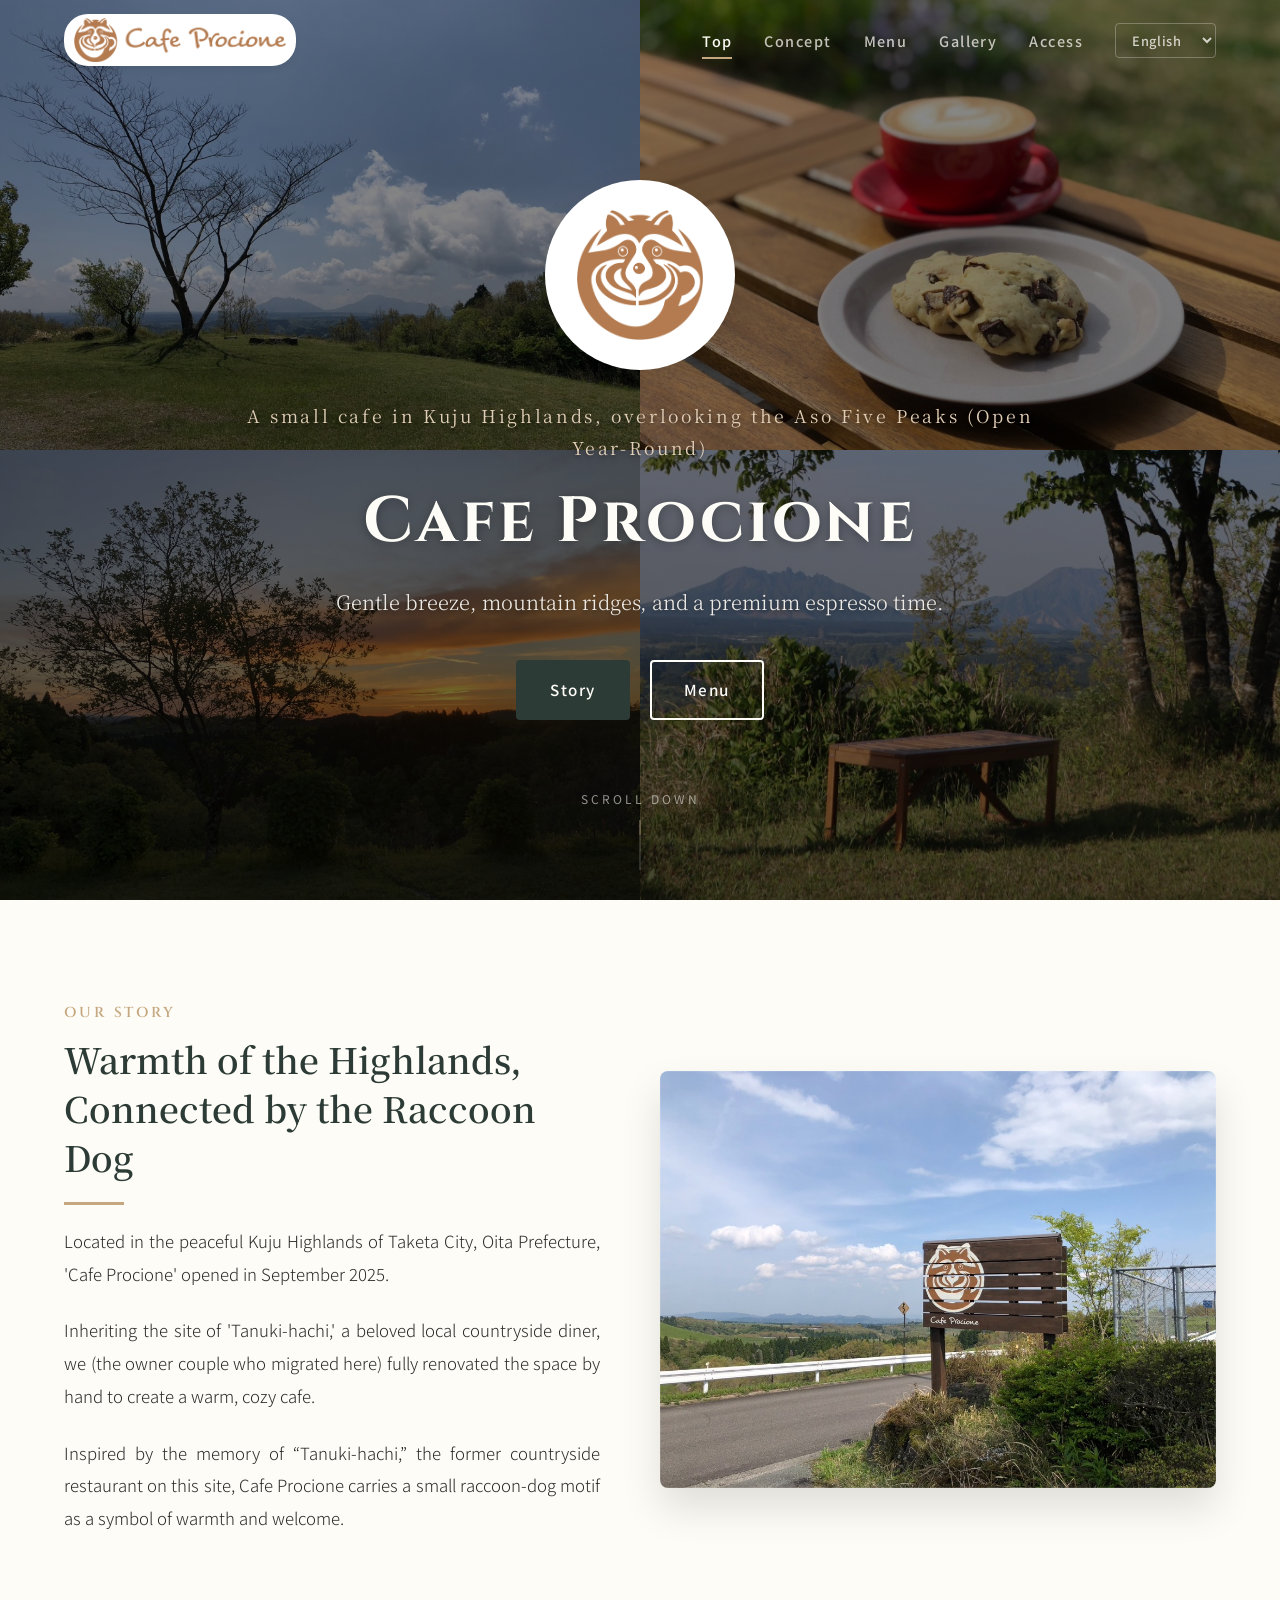
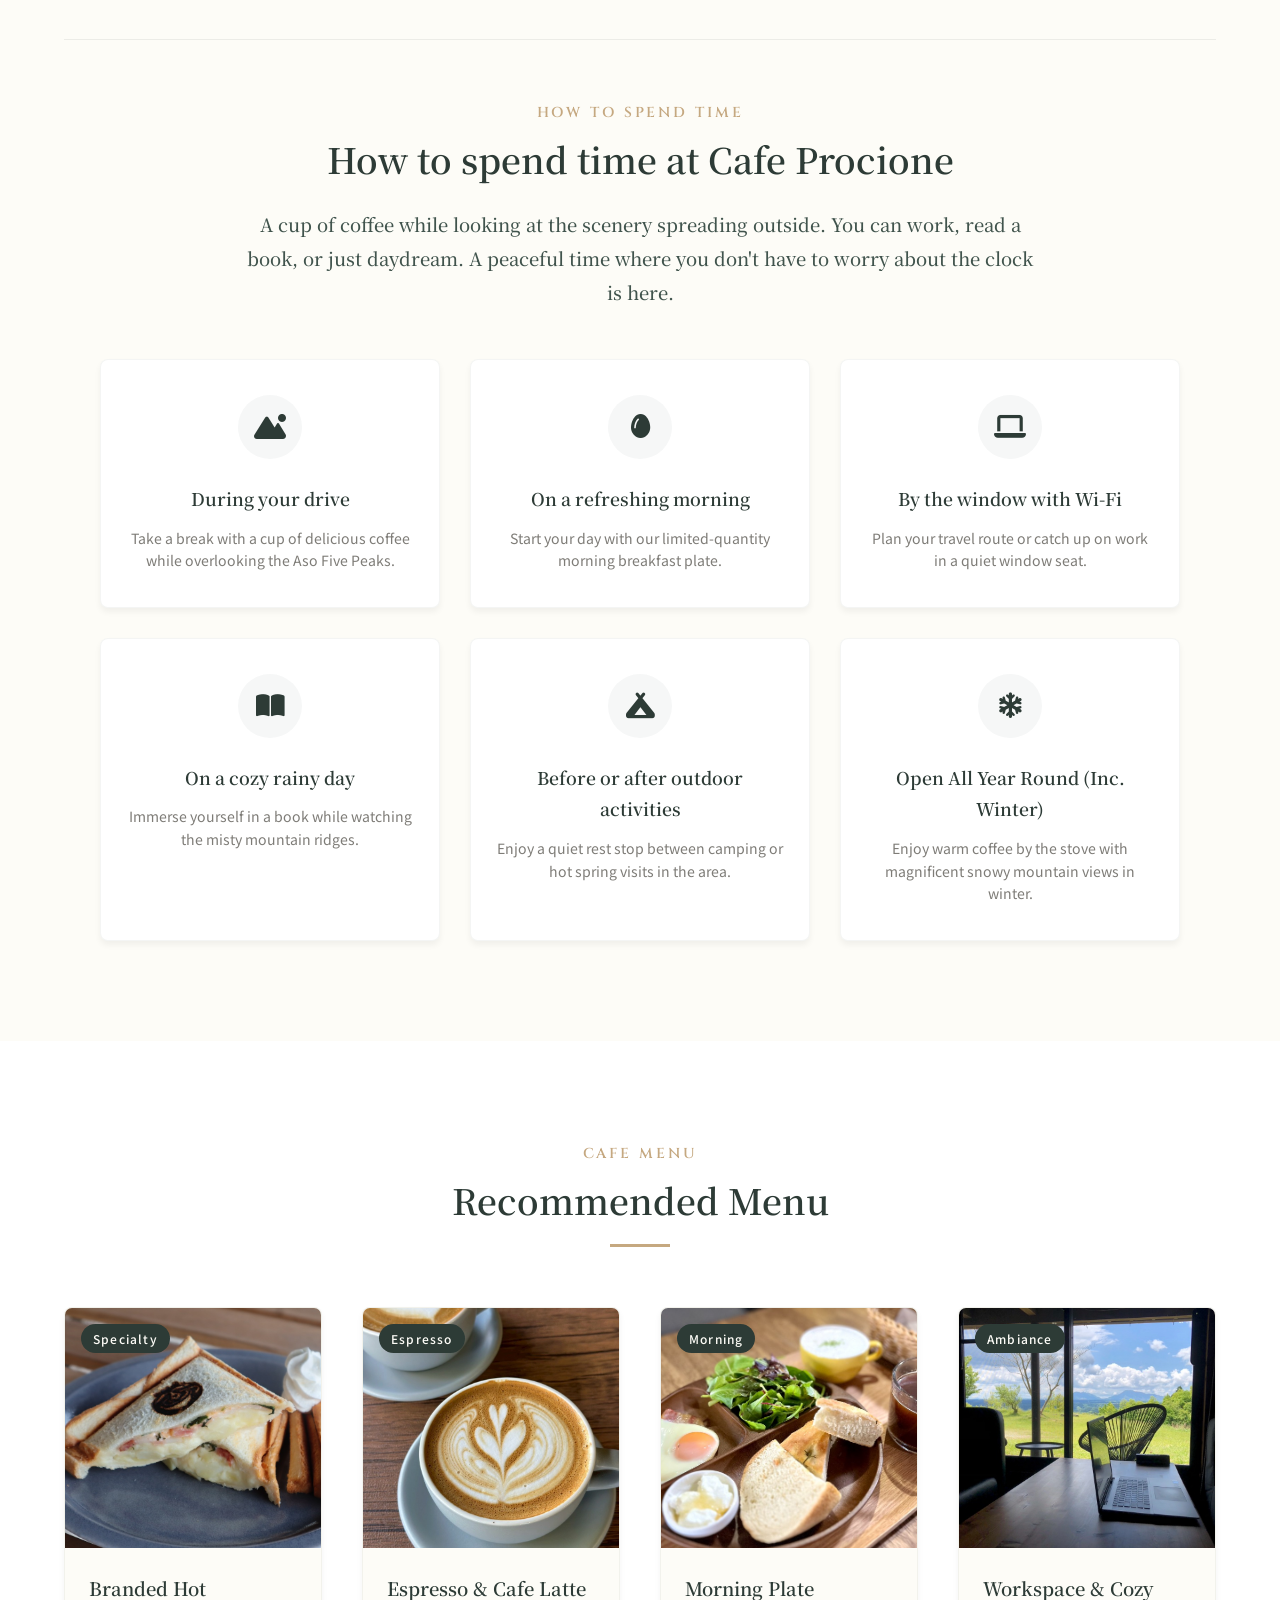
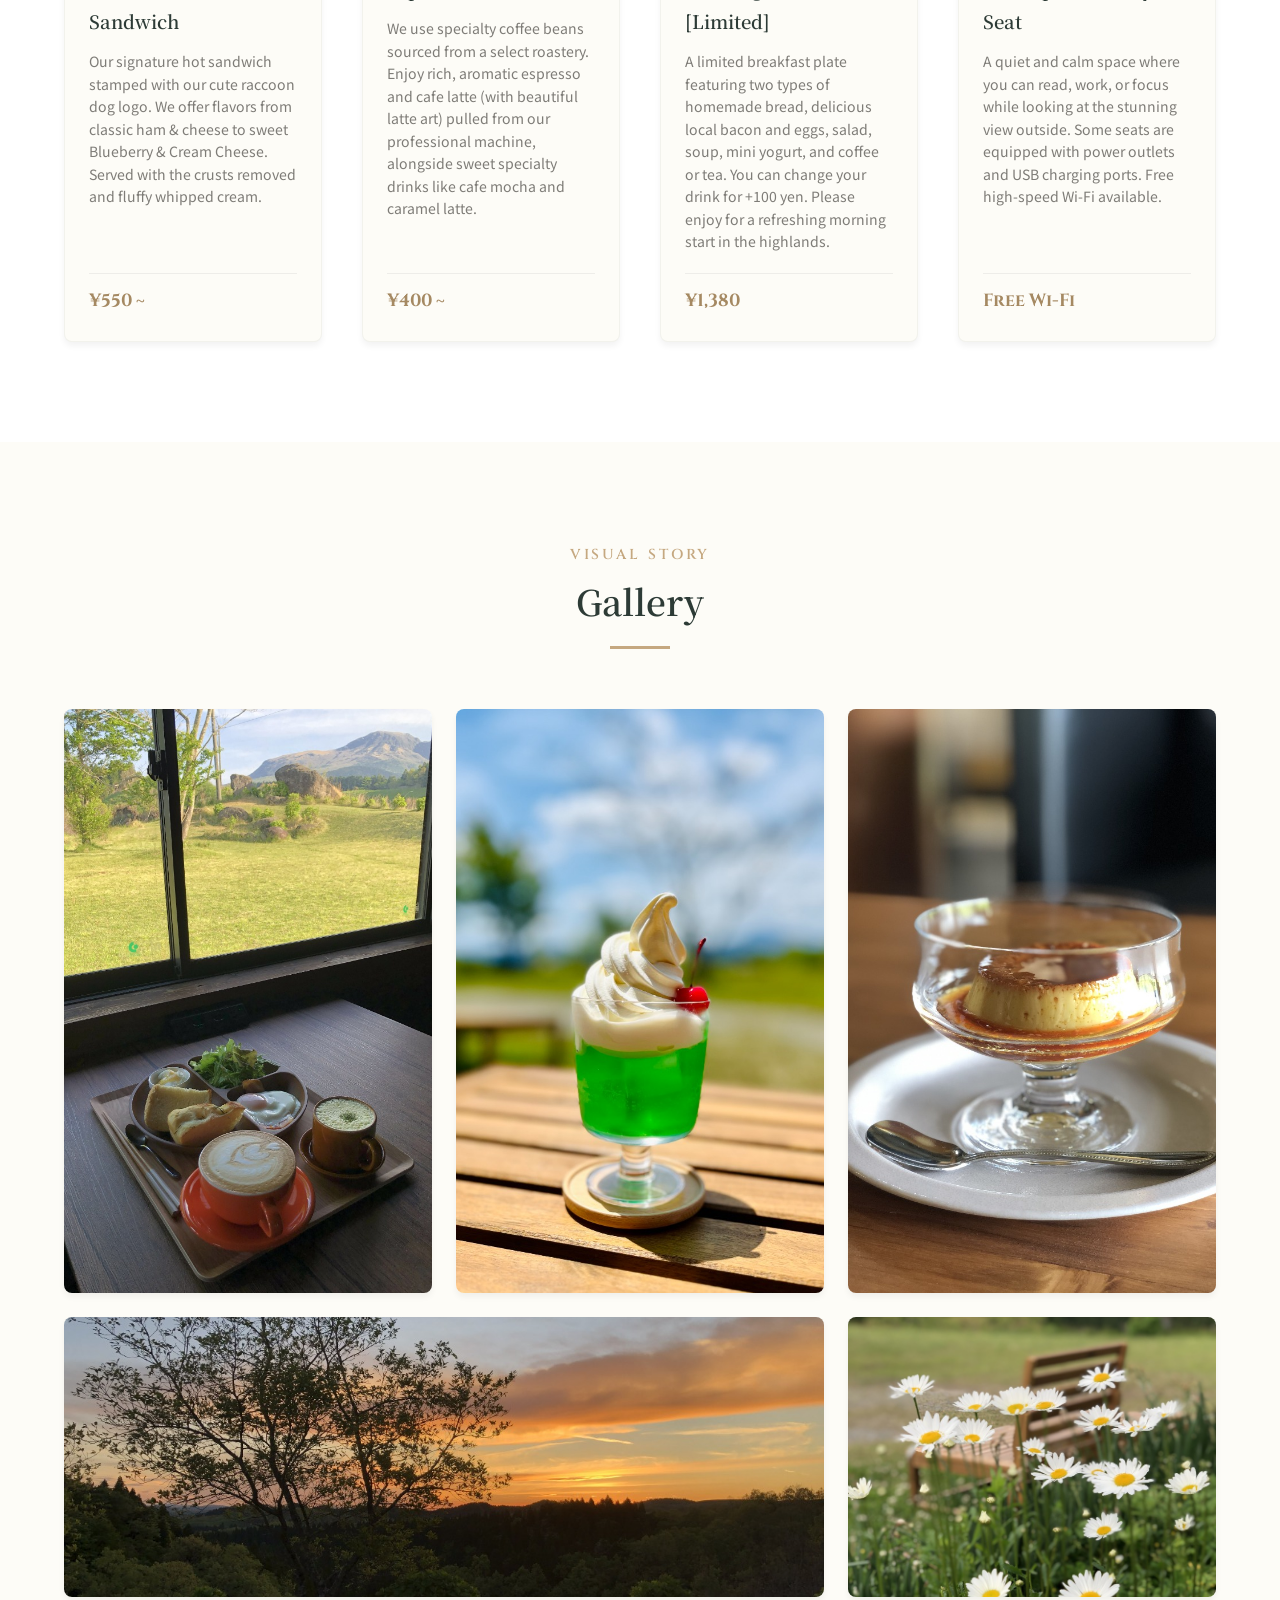
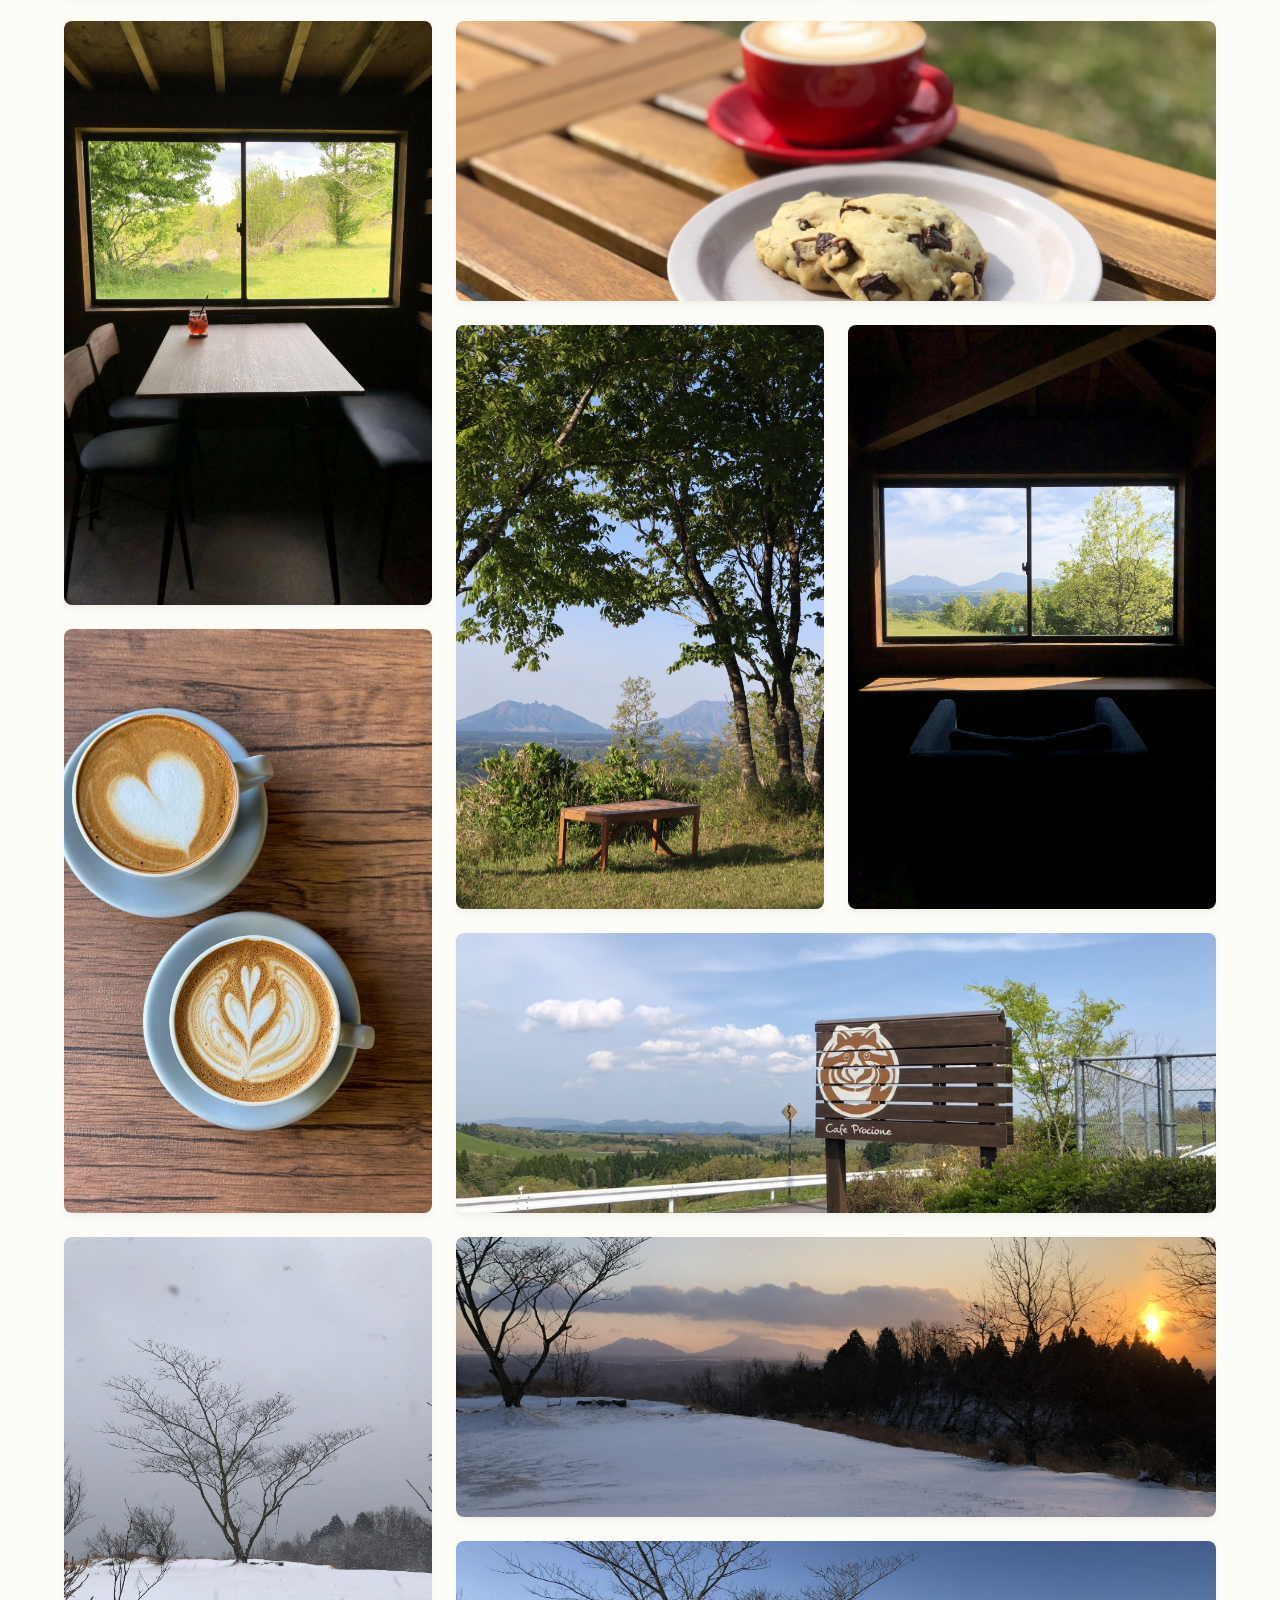
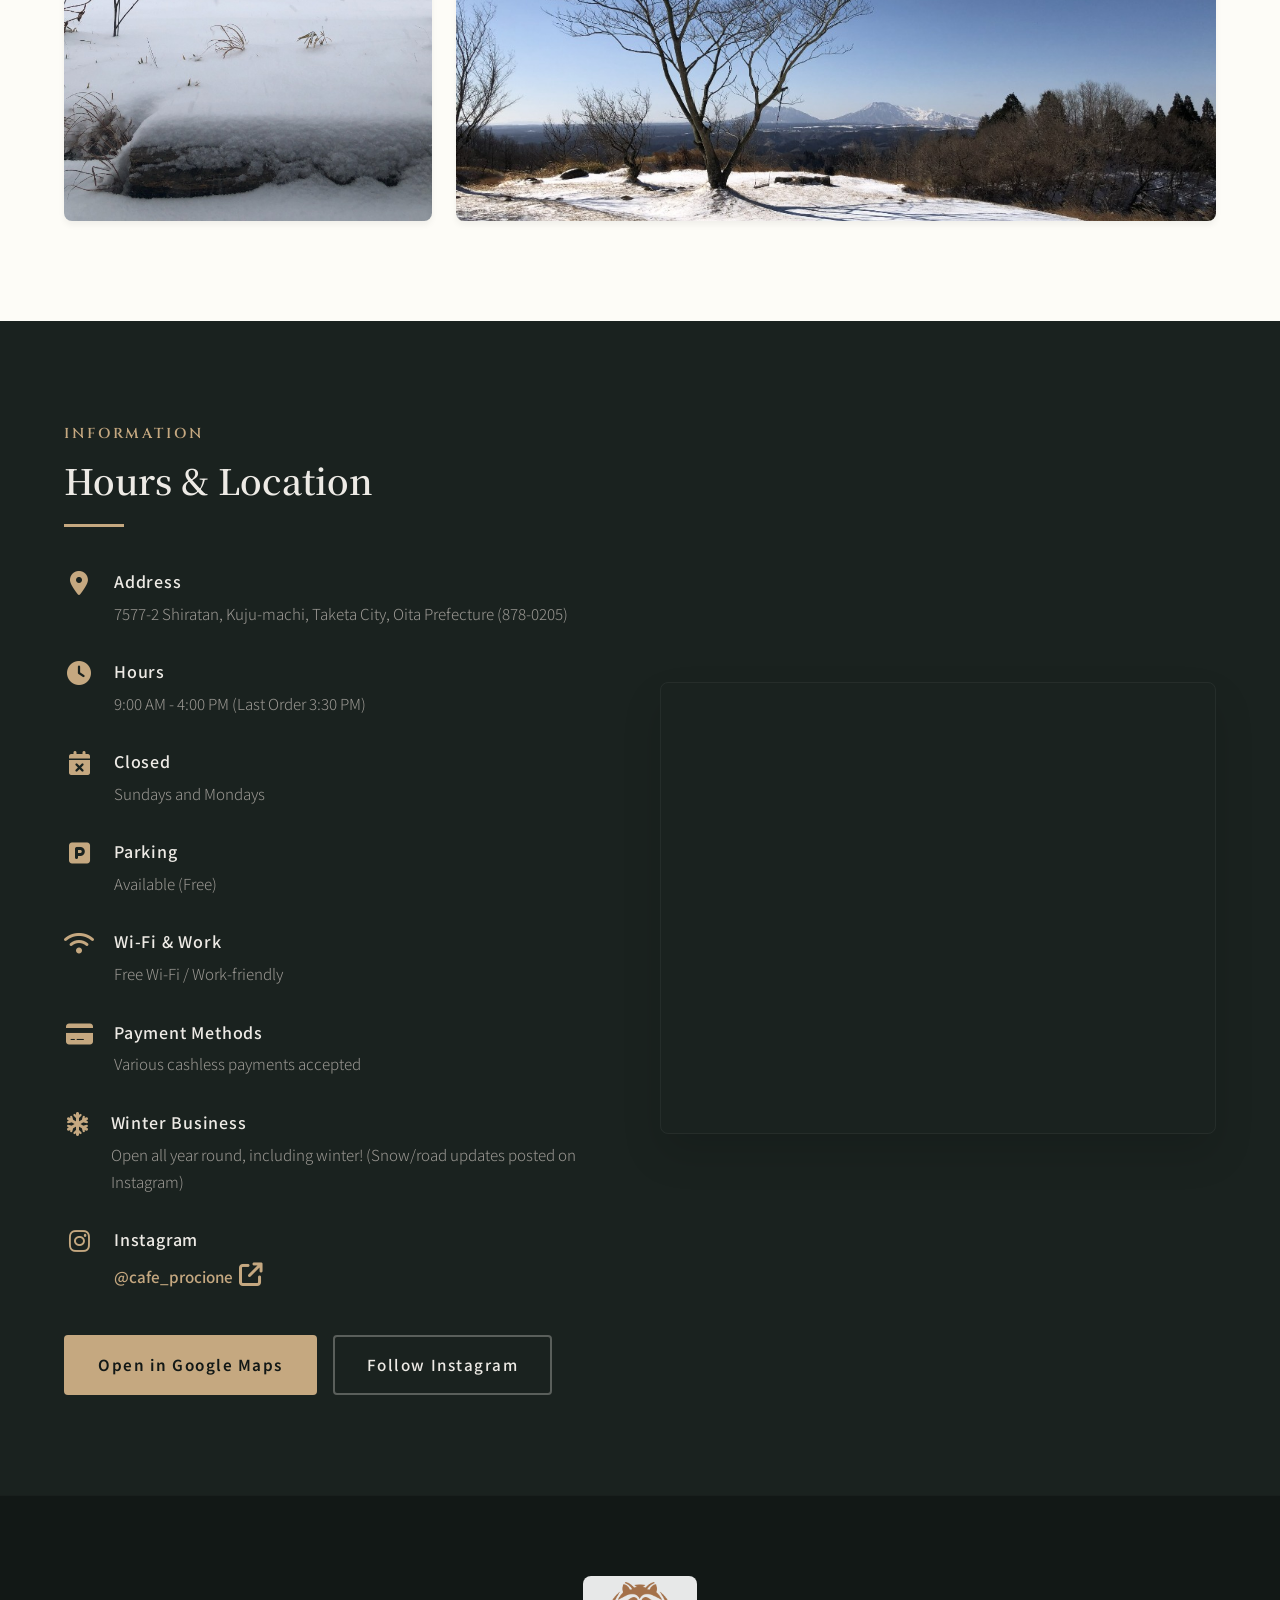
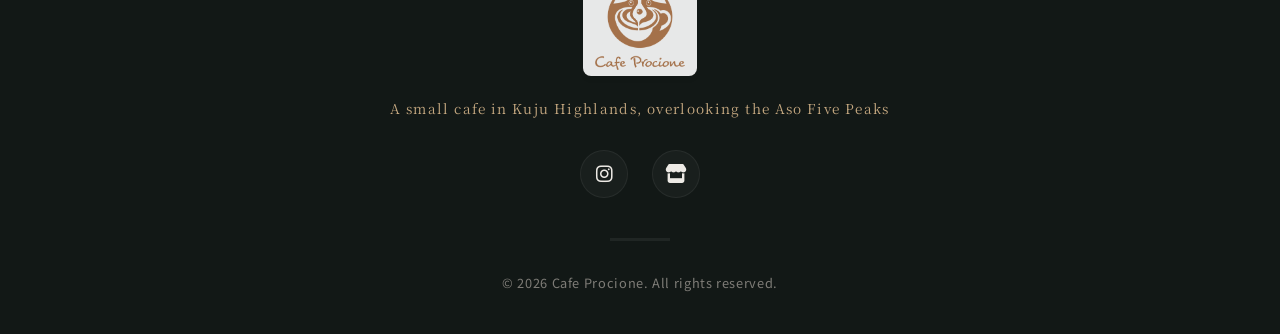
<file: index.html>
<!DOCTYPE html>
<html lang="ja">
<head>
    <meta charset="UTF-8">
    <meta name="viewport" content="width=device-width, initial-scale=1.0">
    <meta name="description" content="大分県竹田市久住高原にある『Cafe Procione（カフェ プロチオーネ）』。阿蘇五岳を望むのどかな絶景の中、DIYでリノベーションした温かい空間で、たぬき印のホットサンドやラテアート、エスプレッソドリンクをお楽しみください。">
    <meta property="og:title" content="Cafe Procione | 久住高原ののどかな絶景カフェ">
    <meta property="og:description" content="阿蘇五岳を望む絶景と、たぬき印のホットサンド。DIYで作り上げた温もりあふれる高原の小さなカフェ。">
    <meta property="og:image" content="https://glampspottokuju.github.io/cafe-procione/assets/view.jpg">
    <meta property="og:type" content="website">
    <title>Cafe Procione (カフェ プロチオーネ) | 久住高原の絶景カフェ</title>
    <link rel="icon" type="image/png" href="assets/logo_icon.png">
    
    <!-- Google Fonts -->
    <link rel="preconnect" href="https://fonts.googleapis.com">
    <link rel="preconnect" href="https://fonts.gstatic.com" crossorigin>
    <link href="https://fonts.googleapis.com/css2?family=Cinzel:wght@400;600;700&family=Noto+Sans+JP:wght@300;400;500;700&family=Noto+Serif+JP:wght@400;600&display=swap" rel="stylesheet">
    
    <!-- FontAwesome for Icons -->
    <link rel="stylesheet" href="https://cdnjs.cloudflare.com/ajax/libs/font-awesome/6.4.0/css/all.min.css">
    
    <!-- Custom CSS -->
    <link rel="stylesheet" href="style.css">

    <!-- Schema.org Structured Data (JSON-LD) for Local Business / Cafe -->
    <script type="application/ld+json">
    {
      "@context": "https://schema.org",
      "@type": "CafeOrCoffeeShop",
      "name": "Cafe Procione",
      "alternateName": "カフェ プロチオーネ",
      "image": [
        "https://glampspottokuju.github.io/cafe-procione/assets/view.jpg",
        "https://glampspottokuju.github.io/cafe-procione/assets/winter_view.jpg",
        "https://glampspottokuju.github.io/cafe-procione/assets/sandwich.jpg"
      ],
      "@id": "https://glampspottokuju.github.io/cafe-procione/",
      "url": "https://glampspottokuju.github.io/cafe-procione/",
      "address": {
        "@type": "PostalAddress",
        "streetAddress": "久住町大字白丹7577-2",
        "addressLocality": "竹田市",
        "addressRegion": "大分県",
        "postalCode": "878-0205",
        "addressCountry": "JP"
      },
      "geo": {
        "@type": "GeoCoordinates",
        "latitude": 33.01359,
        "longitude": 131.226877
      },
      "openingHoursSpecification": [
        {
          "@type": "OpeningHoursSpecification",
          "dayOfWeek": [
            "Tuesday",
            "Wednesday",
            "Thursday",
            "Friday",
            "Saturday"
          ],
          "opens": "09:00",
          "closes": "16:00"
        }
      ],
      "servesCuisine": [
        "Coffee",
        "Hot Sandwich",
        "Breakfast",
        "Dessert"
      ],
      "priceRange": "¥500 - ¥1500",
      "paymentAccepted": "Cashless, Credit Card",
      "sameAs": [
        "https://www.instagram.com/cafe_procione/"
      ],
      "description": "大分県竹田市久住高原にある絶景カフェ。阿蘇五岳を望むのどかなロケーションで、たぬき印のホットサンドやラテアート、スペシャルティコーヒー、モーニングプレートをお楽しみいただけます。冬も休まず通年営業中。"
    }
    </script>
</head>
<body>

    <!-- Sticky Navigation Header -->
    <header id="site-header" class="site-header">
        <div class="header-container">
            <a href="#" class="logo" id="nav-logo">
                <img src="assets/logo_horizontal.png" alt="Cafe Procione" class="logo-img">
            </a>
            
            <button class="nav-toggle" id="nav-toggle" aria-label="メニューを開く">
                <span class="hamburger"></span>
            </button>
            
            <nav class="nav-menu" id="nav-menu">
                <ul>
                    <li><a href="#hero" class="nav-link" id="link-hero" data-i18n="nav-top">Top</a></li>
                    <li><a href="#concept" class="nav-link" id="link-concept" data-i18n="nav-concept">Concept</a></li>
                    <li><a href="#menu" class="nav-link" id="link-menu" data-i18n="nav-menu">Menu</a></li>
                    <li><a href="#gallery" class="nav-link" id="link-gallery" data-i18n="nav-gallery">Gallery</a></li>
                    <li><a href="#access" class="nav-link" id="link-access" data-i18n="nav-access">Access</a></li>
                    <li class="lang-select-wrapper">
                        <select id="lang-select" class="lang-select" aria-label="Language">
                            <option value="ja">日本語</option>
                            <option value="en">English</option>
                            <option value="zh">简体中文</option>
                            <option value="ko">한국어</option>
                        </select>
                    </li>
                </ul>
            </nav>
        </div>
    </header>

    <main>
        <!-- Hero Banner Section -->
        <section id="hero" class="hero-section">
            <div class="hero-bg">
                <div class="hero-bg-panel" style="background-image: url('assets/view.jpg');"></div>
                <div class="hero-bg-panel" style="background-image: url('assets/latte_cookies.jpg');"></div>
                <div class="hero-bg-panel" style="background-image: url('assets/sunset.jpg');"></div>
                <div class="hero-bg-panel" style="background-image: url('assets/bench.jpg'); background-position: center 98%;"></div>
            </div>
            <div class="hero-content">
                <div class="hero-logo-container scroll-reveal">
                    <img src="assets/logo_icon.png" alt="Cafe Procione Icon" class="hero-logo-img">
                </div>
                <p class="hero-subtitle scroll-reveal" data-i18n="hero-subtitle">阿蘇五岳を望む、久住高原の小さなカフェ（冬も通年営業中）</p>
                <h1 class="hero-title scroll-reveal">Cafe Procione</h1>
                <p class="hero-tagline scroll-reveal" data-i18n="hero-tagline">穏やかな風と山々の稜線、エスプレッソが薫る贅沢な時間。</p>
                <div class="hero-actions scroll-reveal">
                    <a href="#concept" class="btn btn-primary" id="btn-discover" data-i18n="hero-btn-story">Story</a>
                    <a href="#menu" class="btn btn-secondary" id="btn-viewmenu" data-i18n="hero-btn-menu">Menu</a>
                </div>
            </div>
            <div class="scroll-down">
                <span data-i18n="hero-scroll">Scroll Down</span>
                <div class="arrow"></div>
            </div>
        </section>

        <!-- Concept Section -->
        <section id="concept" class="concept-section section-padding">
            <div class="container">
                <div class="grid grid-2col items-center">
                    <div class="concept-text scroll-reveal">
                        <span class="section-subtitle" data-i18n="concept-subtitle">Our Story</span>
                        <h2 class="section-title" data-i18n="concept-title">たぬきが繋ぐ、高原の温もり</h2>
                        <div class="divider"></div>
                        <p class="concept-desc" data-i18n="concept-desc-1">
                            大分県竹田市久住町ののどかな高原に佇む「Cafe Procione（カフェ プロチオーネ）」は、2025年9月にオープンしました。
                        </p>
                        <p class="concept-desc" data-i18n="concept-desc-2">
                            かつてこの場所で愛されていた田舎料理店「たぬき八」の跡地を受け継ぎ、移住してきた私たちオーナー夫婦が自らの手でDIYリノベーションを行って、温もりあふれるカフェへと生まれ変わりました。
                        </p>
                        <p class="concept-desc" data-i18n="concept-desc-3">
                            イタリア語で「たぬき」を意味する「プロチオーネ」。かつての記憶に敬意を払いながら、訪れる人々が久住の壮大な自然に包まれて、ゆったりとした時間を過ごせる場所でありたいと願っています。
                        </p>
                    </div>
                    <div class="concept-image scroll-reveal">
                        <div class="image-wrapper">
                            <img src="assets/sign.jpg" alt="Cafe Procione 木製看板" class="img-responsive image-zoom-effect" loading="lazy">
                        </div>
                    </div>
                </div>
                
                <!-- Concept Features: How to Spend Time -->
                <div class="concept-features scroll-reveal">
                    <div class="features-intro text-center">
                        <span class="section-subtitle" data-i18n="features-subtitle">How to Spend Time</span>
                        <h3 class="section-title" data-i18n="features-title">Cafe Procione での過ごし方</h3>
                        <p class="features-lead" data-i18n="features-lead">
                            窓の外に広がる景色を眺めながら、コーヒーを一杯。仕事の続きをしてもいい、本を読んでもいい、ただぼんやりしていてもいい。時計を気にしなくていい時間が、ここにはあります。
                        </p>
                    </div>
                    
                    <div class="features-grid">
                        <div class="feature-item">
                            <div class="feature-icon-wrapper">
                                <i class="fa-solid fa-mountain-sun"></i>
                            </div>
                            <h4 data-i18n="feature-item-title-1">ドライブの途中に</h4>
                            <p data-i18n="feature-item-desc-1">阿蘇五岳を眺めながら、美味しいコーヒーを一杯。</p>
                        </div>
                        <div class="feature-item">
                            <div class="feature-icon-wrapper">
                                <i class="fa-solid fa-egg"></i>
                            </div>
                            <h4 data-i18n="feature-item-title-2">高原の爽やかな朝に</h4>
                            <p data-i18n="feature-item-desc-2">数量限定のモーニングプレートで贅沢な一日のスタート。</p>
                        </div>
                        <div class="feature-item">
                            <div class="feature-icon-wrapper">
                                <i class="fa-solid fa-laptop"></i>
                            </div>
                            <h4 data-i18n="feature-item-title-3">Wi-Fi完備の窓際席で</h4>
                            <p data-i18n="feature-item-desc-3">旅の計画をじっくり立てたり、お仕事の続きに集中したり。</p>
                        </div>
                        <div class="feature-item">
                            <div class="feature-icon-wrapper">
                                <i class="fa-solid fa-book-open"></i>
                            </div>
                            <h4 data-i18n="feature-item-title-4">雨のしっとりした日に</h4>
                            <p data-i18n="feature-item-desc-4">煙る山々の稜線を眺めながら、本の世界に没頭する読書時間。</p>
                        </div>
                        <div class="feature-item">
                            <div class="feature-icon-wrapper">
                                <i class="fa-solid fa-campground"></i>
                            </div>
                            <h4 data-i18n="feature-item-title-5">アウトドアの合間に</h4>
                            <p data-i18n="feature-item-desc-5">近隣でのキャンプや温泉の前後、のんびりと静かな休憩時間を。</p>
                        </div>
                        <div class="feature-item">
                            <div class="feature-icon-wrapper">
                                <i class="fa-solid fa-snowflake"></i>
                            </div>
                            <h4 data-i18n="feature-item-title-6">冬も休まず通年営業</h4>
                            <p data-i18n="feature-item-desc-6">薪ストーブの温もりと、一面の白銀世界を楽しむ冬の絶景ドライブに。</p>
                        </div>
                    </div>
                </div>
            </div>
        </section>

        <!-- Menu Section -->
        <section id="menu" class="menu-section section-padding bg-light">
            <div class="container">
                <div class="section-header text-center scroll-reveal">
                    <span class="section-subtitle" data-i18n="menu-subtitle">Cafe Menu</span>
                    <h2 class="section-title" data-i18n="menu-title">おすすめメニュー</h2>
                    <div class="divider center"></div>
                </div>
                
                <div class="grid grid-4col">
                    <!-- Menu Item 1: Hot Sandwich -->
                    <div class="menu-card scroll-reveal">
                        <div class="menu-img-wrapper">
                            <img src="assets/sandwich.jpg" alt="たぬき印のホットサンド" class="menu-img" loading="lazy">
                            <span class="menu-tag" data-i18n="menu-tag-1">看板メニュー</span>
                        </div>
                        <div class="menu-info">
                            <h3 class="menu-item-title" data-i18n="menu-item-title-1">たぬき印のホットサンド</h3>
                            <p class="menu-item-desc" data-i18n="menu-item-desc-1">可愛い「たぬき」の焼き印が押された当店自慢のホットサンド。定番のハム＆チーズから甘めのブルーベリー＆クリームチーズまでご用意。耳は落として、ふんわりホイップを添えて提供しています。</p>
                            <span class="menu-item-price" data-i18n="menu-item-price-1">¥550 〜</span>
                        </div>
                    </div>
                    
                    <!-- Menu Item 2: Espresso & Latte -->
                    <div class="menu-card scroll-reveal">
                        <div class="menu-img-wrapper">
                            <img src="assets/espresso_latte.jpg" alt="エスプレッソとカフェラテ" class="menu-img" loading="lazy">
                            <span class="menu-tag" data-i18n="menu-tag-2">Espresso</span>
                        </div>
                        <div class="menu-info">
                            <h3 class="menu-item-title" data-i18n="menu-item-title-2">エスプレッソ & カフェラテ</h3>
                            <p class="menu-item-desc" data-i18n="menu-item-desc-2">こだわりの焙煎所から仕入れたスペシャルティコーヒーを使用。専用のマシンで丁寧に抽出した薫り高いエスプレッソとカフェラテ（ラテアート）に加え、カフェモカやキャラメルラテなどの甘めのアレンジドリンクもお楽しみいただけます。</p>
                            <span class="menu-item-price" data-i18n="menu-item-price-2">¥400 〜</span>
                        </div>
                    </div>
                    
                    <!-- Menu Item 3: Morning Plate -->
                    <div class="menu-card scroll-reveal">
                        <div class="menu-img-wrapper">
                            <img src="assets/breakfast.jpg" alt="数量限定モーニングプレート" class="menu-img" loading="lazy">
                            <span class="menu-tag" data-i18n="menu-tag-3">Morning</span>
                        </div>
                        <div class="menu-info">
                            <h3 class="menu-item-title" data-i18n="menu-item-title-3">モーニングプレート [数量限定]</h3>
                            <p class="menu-item-desc" data-i18n="menu-item-desc-3">自家製パン2種、地元産の卵とベーコンの絶品ベーコンエッグ、サラダ、スープ、ミニヨーグルトに、コーヒーまたは紅茶が付いた数量限定モーニングプレート。ドリンクは+100円でご変更いただけます。高原での心地よい朝活にぜひどうぞ。</p>
                            <span class="menu-item-price" data-i18n="menu-item-price-3">¥1,380</span>
                        </div>
                    </div>
                    
                    <!-- Menu Item 4: Ambiance -->
                    <div class="menu-card scroll-reveal">
                        <div class="menu-img-wrapper">
                            <img src="assets/workspace.jpg" alt="カフェ時間・ノマド利用" class="menu-img" loading="lazy">
                            <span class="menu-tag" data-i18n="menu-tag-4">Ambiance</span>
                        </div>
                        <div class="menu-info">
                            <h3 class="menu-item-title" data-i18n="menu-item-title-4">カフェ時間・ノマド利用</h3>
                            <p class="menu-item-desc" data-i18n="menu-item-desc-4">窓からの絶景を眺めながら、読書やお仕事に集中できる落ち着いた空間です。一部の座席には電源・USB充電ポートも完備。美味しいドリンクとともに、クリエイティブな時間をお過ごしください。</p>
                            <span class="menu-item-price" data-i18n="menu-item-price-4">Free Wi-Fi</span>
                        </div>
                    </div>
                </div>
            </div>
        </section>

        <!-- Gallery Section -->
        <section id="gallery" class="gallery-section section-padding">
            <div class="container">
                <div class="section-header text-center scroll-reveal">
                    <span class="section-subtitle" data-i18n="gallery-subtitle">Visual Story</span>
                    <h2 class="section-title" data-i18n="gallery-title">ギャラリー</h2>
                    <div class="divider center"></div>
                </div>
                
                <div class="gallery-grid scroll-reveal">
                    <!-- Gallery Item 1 -->
                    <div class="gallery-item size-large">
                        <img src="assets/window_morning.jpg" alt="朝の光と高原の朝食" loading="lazy">
                        <div class="gallery-overlay">
                            <div class="gallery-text">
                                <h4 data-i18n="gallery-item-title-1">朝の光と高原の朝食</h4>
                                <p data-i18n="gallery-item-desc-1">窓辺で味わう自家製のモーニングプレートとあたたかいカフェラテ</p>
                            </div>
                        </div>
                    </div>
                    
                    <!-- Gallery Item 2 -->
                    <div class="gallery-item size-large">
                        <img src="assets/soda.jpg" alt="メロンソーダフロート" loading="lazy">
                        <div class="gallery-overlay">
                            <div class="gallery-text">
                                <h4 data-i18n="gallery-item-title-2">メロンソーダフロート</h4>
                                <p data-i18n="gallery-item-desc-2">青空に映える、爽快なメロンソーダと冷たいソフトクリーム</p>
                            </div>
                        </div>
                    </div>
                    
                    <!-- Gallery Item 3 -->
                    <div class="gallery-item size-large">
                        <img src="assets/pudding.jpg" alt="自家製プリン" loading="lazy">
                        <div class="gallery-overlay">
                            <div class="gallery-text">
                                <h4 data-i18n="gallery-item-title-3">自家製プリン [本日のメニュー]</h4>
                                <p data-i18n="gallery-item-desc-3">地元・久住産の卵のコクとほろ苦いカラメルソースが絶妙な、不定期出現の「本日のメニュー」自家製プリン。</p>
                            </div>
                        </div>
                    </div>
                    
                    <!-- Gallery Item 4 -->
                    <div class="gallery-item size-wide">
                        <img src="assets/sunset.jpg" alt="夕暮れの久住高原" loading="lazy">
                        <div class="gallery-overlay">
                            <div class="gallery-text">
                                <h4 data-i18n="gallery-item-title-4">夕暮れの久住高原</h4>
                                <p data-i18n="gallery-item-desc-4">阿蘇五岳の彼方に沈む夕日と、黄金色に染まる草原の一本の木</p>
                            </div>
                        </div>
                    </div>
                    
                    <!-- Gallery Item 6 -->
                    <div class="gallery-item">
                        <img src="assets/flowers.jpg" alt="野の花とテラスベンチ" loading="lazy">
                        <div class="gallery-overlay">
                            <div class="gallery-text">
                                <h4 data-i18n="gallery-item-title-6">野の花とテラスベンチ</h4>
                                <p data-i18n="gallery-item-desc-6">庭に咲く真っ白なマーガレットと、心地よい風が通り抜けるベンチ</p>
                            </div>
                        </div>
                    </div>
                    
                    <!-- Gallery Item 7 -->
                    <div class="gallery-item size-large">
                        <img src="assets/icetea.jpg" alt="窓辺の特等席" loading="lazy">
                        <div class="gallery-overlay">
                            <div class="gallery-text">
                                <h4 data-i18n="gallery-item-title-7">窓辺の特等席</h4>
                                <p data-i18n="gallery-item-desc-7">木漏れ日が差し込む窓辺で、爽やかなベリーソーダを楽しむひととき</p>
                            </div>
                        </div>
                    </div>
                    
                    <!-- Gallery Item 8 -->
                    <div class="gallery-item size-wide">
                        <img src="assets/latte_cookies.jpg" alt="珈琲時間" loading="lazy">
                        <div class="gallery-overlay">
                            <div class="gallery-text">
                                <h4 data-i18n="gallery-item-title-8">珈琲時間 & 本日のクッキー</h4>
                                <p data-i18n="gallery-item-desc-8">美しいラテアートと、不定期出現の「本日のメニュー」自家製チョコチャンククッキー。</p>
                            </div>
                        </div>
                    </div>
                    
                    <!-- Gallery Item 9 -->
                    <div class="gallery-item size-large">
                        <img src="assets/bench.jpg" alt="高原のテラスベンチ" style="object-position: center 98%;" loading="lazy">
                        <div class="gallery-overlay">
                            <div class="gallery-text">
                                <h4 data-i18n="gallery-item-title-9">高原のテラスベンチ</h4>
                                <p data-i18n="gallery-item-desc-9">木陰の特等席から、阿蘇の山並みを一人占めする贅沢</p>
                            </div>
                        </div>
                    </div>
                    
                    <!-- Gallery Item 11 -->
                    <div class="gallery-item size-large">
                        <img src="assets/window_seat.jpg" alt="カウンター席と阿蘇五岳" loading="lazy">
                        <div class="gallery-overlay">
                            <div class="gallery-text">
                                <h4 data-i18n="gallery-item-title-11">カウンター席と阿蘇五岳</h4>
                                <p data-i18n="gallery-item-desc-11">大きな窓に面した特等席から、遮るもののない阿蘇五岳の絶景を眺める</p>
                            </div>
                        </div>
                    </div>
                    
                    <!-- Gallery Item 12 -->
                    <div class="gallery-item size-large">
                        <img src="assets/latte_art.jpg" alt="ふたつのカフェラテ" loading="lazy">
                        <div class="gallery-overlay">
                            <div class="gallery-text">
                                <h4 data-i18n="gallery-item-title-12">ふたつのカフェラテ</h4>
                                <p data-i18n="gallery-item-desc-12">テーブルに並ぶ、ハートとリーフの美しいラテアート</p>
                            </div>
                        </div>
                    </div>
                    
                    <!-- Gallery Item 10 -->
                    <div class="gallery-item size-wide">
                        <img src="assets/sign.jpg" alt="Cafe Procione 木製看板" loading="lazy">
                        <div class="gallery-overlay">
                            <div class="gallery-text">
                                <h4 data-i18n="gallery-item-title-10">Cafe Procione 木製看板</h4>
                                <p data-i18n="gallery-item-desc-10">たぬきをモチーフにした温もりある手作り看板</p>
                            </div>
                        </div>
                    </div>
                    
                    <!-- Gallery Item 13: Winter Snowfall -->
                    <div class="gallery-item size-large">
                        <img src="assets/winter_view.jpg" alt="冬の久住高原と一本木" loading="lazy">
                        <div class="gallery-overlay">
                            <div class="gallery-text">
                                <h4 data-i18n="gallery-item-title-13">冬の久住高原と一本木</h4>
                                <p data-i18n="gallery-item-desc-13">静かに舞い落ちる雪と、白銀の草原にたたずむ冬の木。冬も休まず通年営業中。</p>
                            </div>
                        </div>
                    </div>
                    
                    <!-- Gallery Item 14: Winter Sunset -->
                    <div class="gallery-item size-wide">
                        <img src="assets/winter_sunset.jpg" alt="冬の夕暮れと阿蘇の山並み" loading="lazy">
                        <div class="gallery-overlay">
                            <div class="gallery-text">
                                <h4 data-i18n="gallery-item-title-14">冬の夕暮れと阿蘇の山並み</h4>
                                <p data-i18n="gallery-item-desc-14">茜色に染まる冬の空と、白銀の草原の向こうに浮かび上がる阿蘇五岳。</p>
                            </div>
                        </div>
                    </div>
                    
                    <!-- Gallery Item 15: Winter Clear Sky -->
                    <div class="gallery-item size-wide">
                        <img src="assets/winter_clear.jpg" alt="冬の快晴と雪冠の山々" loading="lazy">
                        <div class="gallery-overlay">
                            <div class="gallery-text">
                                <h4 data-i18n="gallery-item-title-15">冬の快晴と雪冠の山々</h4>
                                <p data-i18n="gallery-item-desc-15">澄み切った青空と白銀の草原。眩しい陽光に輝く冬の絶景ドライブ。</p>
                            </div>
                        </div>
                    </div>
                </div>
            </div>
        </section>

        <!-- Access Section -->
        <section id="access" class="access-section section-padding bg-dark text-light">
            <div class="container">
                <div class="grid grid-2col items-center">
                    <div class="access-info scroll-reveal">
                        <span class="section-subtitle" data-i18n="access-subtitle">Information</span>
                        <h2 class="section-title text-light" data-i18n="access-title">営業時間・アクセス</h2>
                        <div class="divider text-light"></div>
                        
                        <ul class="access-details">
                            <li>
                                <i class="fa-solid fa-location-dot"></i>
                                <div>
                                    <h4 data-i18n="access-label-address">住所</h4>
                                    <p data-i18n="access-value-address">〒878-0205 大分県竹田市久住町大字白丹7577-2</p>
                                </div>
                            </li>
                            <li>
                                <i class="fa-solid fa-clock"></i>
                                <div>
                                    <h4 data-i18n="access-label-hours">営業時間</h4>
                                    <p data-i18n="access-value-hours">9:00 〜 16:00 (ラストオーダー 15:30)</p>
                                </div>
                            </li>
                            <li>
                                <i class="fa-solid fa-calendar-xmark"></i>
                                <div>
                                    <h4 data-i18n="access-label-closed">定休日</h4>
                                    <p data-i18n="access-value-closed">日曜日・月曜日</p>
                                </div>
                            </li>
                            <li>
                                <i class="fa-solid fa-square-parking"></i>
                                <div>
                                    <h4 data-i18n="access-label-parking">駐車場</h4>
                                    <p data-i18n="access-value-parking">あり</p>
                                </div>
                            </li>
                            <li>
                                <i class="fa-solid fa-wifi"></i>
                                <div>
                                    <h4 data-i18n="access-label-wifi">Wi-Fi / 作業利用</h4>
                                    <p data-i18n="access-value-wifi">Wi-Fiあり / 作業利用可</p>
                                </div>
                            </li>
                            <li>
                                <i class="fa-solid fa-credit-card"></i>
                                <div>
                                    <h4 data-i18n="access-label-payment">お支払い方法</h4>
                                    <p data-i18n="access-value-payment">各種キャッシュレス決済対応</p>
                                </div>
                            </li>
                            <li>
                                <i class="fa-solid fa-snowflake"></i>
                                <div>
                                    <h4 data-i18n="access-label-winter">冬期営業</h4>
                                    <p data-i18n="access-value-winter">冬も休まず通年営業しております！（※積雪や路面状況はInstagramで発信中）</p>
                                </div>
                            </li>
                            <li>
                                <i class="fa-brands fa-instagram"></i>
                                <div>
                                    <h4 data-i18n="access-label-sns">Instagram</h4>
                                    <p><a href="https://www.instagram.com/cafe_procione/" target="_blank" rel="noopener noreferrer" class="instagram-link">@cafe_procione <i class="fa-solid fa-arrow-up-right-from-square"></i></a></p>
                                </div>
                            </li>
                        </ul>
                        
                        <div class="access-actions">
                            <a href="https://share.google/yTmigg1n31Lrdcg4o" target="_blank" rel="noopener noreferrer" class="btn btn-terracotta" id="btn-googlemaps" data-i18n="access-btn-maps">
                                <i class="fa-solid fa-map-location-dot"></i> Google Mapsで開く
                            </a>
                            <a href="https://www.instagram.com/cafe_procione/" target="_blank" rel="noopener noreferrer" class="btn btn-outline" id="btn-instagram" data-i18n="access-btn-insta">
                                <i class="fa-brands fa-instagram"></i> Instagramを見る
                            </a>
                        </div>
                    </div>
                    
                    <div class="access-map scroll-reveal">
                        <div class="map-container">
                            <iframe 
                                src="https://maps.google.com/maps?q=Cafe%20Procione%20%E5%A4%A7%E5%88%86%E7%9C%8C%E7%AB%B9%E7%94%B0%E5%B8%82%E4%B9%85%E4%BD%8F%E7%94%BA%E7%99%BD%E4%B8%B97577-2&t=&z=16&ie=UTF8&iwloc=&output=embed" 
                                width="100%" 
                                height="450" 
                                style="border:0;" 
                                allowfullscreen="" 
                                loading="lazy" 
                                referrerpolicy="no-referrer-when-downgrade"
                                title="Cafe Procioneの地図"
                                id="google-map-iframe">
                            </iframe>
                        </div>
                    </div>
                </div>
            </div>
        </section>
    </main>

    <!-- Footer Section -->
    <footer class="site-footer">
        <div class="container text-center">
            <img src="assets/logo_vertical.png" alt="Cafe Procione Logo" class="footer-logo-img">
            <p class="footer-tag" data-i18n="footer-tag">阿蘇五岳を望む、久住高原の小さなカフェ</p>
            <div class="footer-socials">
                <a href="https://www.instagram.com/cafe_procione/" target="_blank" rel="noopener noreferrer" aria-label="Instagram" id="footer-instagram"><i class="fa-brands fa-instagram"></i></a>
                <a href="https://share.google/yTmigg1n31Lrdcg4o" target="_blank" rel="noopener noreferrer" aria-label="Google Business Profile" id="footer-gmaps"><i class="fa-solid fa-store"></i></a>
            </div>
            <div class="divider center"></div>
            <p class="copyright">&copy; 2026 Cafe Procione. All rights reserved.</p>
        </div>
    </footer>

    <!-- Custom JavaScript -->
    <script src="script.js"></script>
</body>
</html>
</file>
<file: style.css>
/* ==========================================================================
   Cafe Procione - Custom Style System
   ========================================================================== */

/* --- CSS custom properties (Variables) --- */
:root {
    /* Color Palette */
    --color-primary: #2D3B36;       /* Deep olive forest green */
    --color-primary-light: #41544D; /* Light olive green */
    --color-primary-dark: #1E2824;  /* Very dark olive */
    --color-accent: #C5A880;        /* Warm terracotta / wood sand */
    --color-accent-dark: #A58962;   /* Darker terracotta */
    --color-accent-light: #E0CDB5;  /* Soft light sand */
    
    --color-bg-light: #FDFCF7;      /* Warm off-white cream */
    --color-bg-white: #FFFFFF;      /* Clean white */
    --color-bg-dark: #1A221F;       /* Deep charcoal olive */
    --color-bg-darker: #121816;     /* Darkest charcoal olive */
    
    --color-text-dark: #2C2B29;     /* Soft charcoal/espresso */
    --color-text-light: #EDEAE5;    /* Soft warm white */
    --color-text-muted: #7E7C77;    /* Slate gray */
    --color-text-muted-light: #9B9893;
    
    /* Fonts */
    --font-title: 'Cinzel', serif;
    --font-serif: 'Noto Serif JP', serif;
    --font-sans: 'Noto Sans JP', sans-serif;
    
    /* Layout details */
    --header-height: 80px;
    --border-radius-sm: 4px;
    --border-radius-md: 8px;
    --border-radius-lg: 16px;
    --transition-smooth: all 0.4s cubic-bezier(0.165, 0.84, 0.44, 1);
    --transition-fast: all 0.2s ease;
    --box-shadow-sm: 0 4px 6px rgba(0, 0, 0, 0.05);
    --box-shadow-md: 0 10px 30px rgba(0, 0, 0, 0.08);
    --box-shadow-lg: 0 20px 40px rgba(0, 0, 0, 0.12);
}

/* ==========================================================================
   Reset & Base Styles
   ========================================================================== */
*, *::before, *::after {
    box-sizing: border-box;
    margin: 0;
    padding: 0;
}

html {
    scroll-behavior: smooth;
    font-size: 16px;
    -webkit-text-size-adjust: 100%;
}

body {
    font-family: var(--font-sans);
    font-weight: 400;
    line-height: 1.8;
    color: var(--color-text-dark);
    background-color: var(--color-bg-light);
    overflow-x: hidden;
}

img {
    max-width: 100%;
    height: auto;
    display: block;
}

a {
    color: inherit;
    text-decoration: none;
    transition: var(--transition-fast);
}

ul {
    list-style: none;
}

/* ==========================================================================
   Utility Classes & Layouts
   ========================================================================== */
.container {
    width: 100%;
    max-width: 1200px;
    margin: 0 auto;
    padding: 0 24px;
}

.section-padding {
    padding: 100px 0;
}

.bg-light {
    background-color: var(--color-bg-white);
}

.bg-dark {
    background-color: var(--color-bg-dark);
}

.text-light {
    color: var(--color-text-light) !important;
}

.text-center {
    text-align: center;
}

.items-center {
    align-items: center;
}

/* Grid System */
.grid {
    display: grid;
    gap: 40px;
}

.grid-2col {
    grid-template-columns: 1fr;
}

.grid-4col {
    grid-template-columns: 1fr;
}

@media (min-width: 768px) {
    .grid-2col {
        grid-template-columns: repeat(2, 1fr);
    }
    
    .grid-4col {
        grid-template-columns: repeat(2, 1fr);
    }
}

@media (min-width: 1024px) {
    .grid-4col {
        grid-template-columns: repeat(4, 1fr);
    }
}

/* Section Header styling */
.section-header {
    margin-bottom: 60px;
}

.section-subtitle {
    font-family: var(--font-title);
    color: var(--color-accent);
    text-transform: uppercase;
    font-size: 0.9rem;
    letter-spacing: 0.2em;
    display: block;
    margin-bottom: 8px;
    font-weight: 600;
}

.section-title {
    font-family: var(--font-serif);
    font-size: 2.2rem;
    color: var(--color-primary);
    font-weight: 600;
    line-height: 1.4;
}

.divider {
    width: 60px;
    height: 3px;
    background-color: var(--color-accent);
    margin: 20px 0;
}

.divider.center {
    margin: 20px auto;
}

.divider.text-light {
    background-color: var(--color-accent);
}

/* Buttons */
.btn {
    display: inline-flex;
    align-items: center;
    justify-content: center;
    padding: 14px 32px;
    border-radius: var(--border-radius-sm);
    font-size: 0.95rem;
    font-weight: 500;
    letter-spacing: 0.1em;
    transition: var(--transition-smooth);
    cursor: pointer;
    border: 2px solid transparent;
}

.btn-primary {
    background-color: var(--color-primary);
    color: var(--color-bg-light);
}

.btn-primary:hover {
    background-color: var(--color-primary-light);
    transform: translateY(-2px);
    box-shadow: var(--box-shadow-md);
}

.btn-secondary {
    background-color: transparent;
    color: var(--color-bg-light);
    border-color: var(--color-bg-light);
}

.btn-secondary:hover {
    background-color: var(--color-bg-light);
    color: var(--color-primary);
    transform: translateY(-2px);
    box-shadow: var(--box-shadow-md);
}

.btn-terracotta {
    background-color: var(--color-accent);
    color: var(--color-bg-darker);
    font-weight: 600;
}

.btn-terracotta:hover {
    background-color: var(--color-accent-dark);
    transform: translateY(-2px);
    box-shadow: var(--box-shadow-md);
}

.btn-outline {
    background-color: transparent;
    color: var(--color-text-light);
    border-color: rgba(237, 234, 229, 0.3);
}

.btn-outline:hover {
    background-color: rgba(237, 234, 229, 0.1);
    border-color: var(--color-text-light);
    transform: translateY(-2px);
}

/* ==========================================================================
   Header & Sticky Navigation
   ========================================================================== */
.site-header {
    position: fixed;
    top: 0;
    left: 0;
    width: 100%;
    height: var(--header-height);
    z-index: 1000;
    transition: var(--transition-smooth);
    background-color: transparent;
}

.site-header.scrolled {
    background-color: rgba(45, 59, 54, 0.95); /* Deep olive background on scroll */
    backdrop-filter: blur(12px);
    -webkit-backdrop-filter: blur(12px);
    height: 70px;
    box-shadow: var(--box-shadow-sm);
}

.header-container {
    max-width: 1200px;
    height: 100%;
    margin: 0 auto;
    padding: 0 24px;
    display: flex;
    justify-content: space-between;
    align-items: center;
}

.logo {
    display: flex;
    align-items: center;
    color: var(--color-bg-light);
}

.logo-img {
    height: 52px; /* One size larger */
    width: auto;
    object-fit: contain;
    display: block;
    background-color: var(--color-bg-white);
    padding: 4px 10px; /* Snug padding */
    border-radius: 24px;
    box-shadow: var(--box-shadow-sm);
    transition: var(--transition-smooth);
}

.site-header.scrolled .logo-img {
    height: 42px; /* One size larger on scroll */
    padding: 3px 8px;
}

/* Navigation Links */
.nav-menu ul {
    display: flex;
    gap: 32px;
    align-items: center;
}

.nav-link {
    color: rgba(237, 234, 229, 0.8);
    font-size: 0.9rem;
    letter-spacing: 0.1em;
    font-weight: 500;
    padding: 8px 0;
    position: relative;
}

.nav-link::after {
    content: '';
    position: absolute;
    bottom: 0;
    left: 0;
    width: 0;
    height: 2px;
    background-color: var(--color-accent);
    transition: var(--transition-smooth);
}

.nav-link:hover, .nav-link.active {
    color: var(--color-bg-light);
}

.nav-link:hover::after, .nav-link.active::after {
    width: 100%;
}

/* Hamburger toggle for mobile */
.nav-toggle {
    display: none;
    background: transparent;
    border: none;
    cursor: pointer;
    padding: 10px;
}

.hamburger {
    display: block;
    width: 24px;
    height: 2px;
    background-color: var(--color-bg-light);
    position: relative;
    transition: var(--transition-fast);
}

.hamburger::before, .hamburger::after {
    content: '';
    display: block;
    width: 24px;
    height: 2px;
    background-color: var(--color-bg-light);
    position: absolute;
    left: 0;
    transition: var(--transition-fast);
}

.hamburger::before { top: -8px; }
.hamburger::after { bottom: -8px; }

/* Hamburger open state */
.nav-toggle.open .hamburger {
    background-color: transparent;
}
.nav-toggle.open .hamburger::before {
    transform: rotate(45deg);
    top: 0;
}
.nav-toggle.open .hamburger::after {
    transform: rotate(-45deg);
    bottom: 0;
}

/* Responsive Header */
@media (max-width: 767px) {
    .nav-toggle {
        display: block;
    }
    
    .nav-menu {
        position: fixed;
        top: 0;
        right: -100%;
        width: 80%;
        max-width: 320px;
        height: 100vh;
        background-color: var(--color-primary-dark);
        padding: 100px 40px;
        box-shadow: var(--box-shadow-lg);
        transition: var(--transition-smooth);
    }
    
    .nav-menu.open {
        right: 0;
    }
    
    .nav-menu ul {
        flex-direction: column;
        gap: 30px;
    }
    
    .nav-link {
        font-size: 1.1rem;
    }
}

/* Language Selector */
.lang-select-wrapper {
    display: flex;
    align-items: center;
}

.lang-select {
    background-color: transparent;
    color: rgba(237, 234, 229, 0.85);
    border: 1px solid rgba(237, 234, 229, 0.3);
    border-radius: var(--border-radius-sm);
    padding: 6px 12px;
    font-family: var(--font-sans);
    font-size: 0.8rem;
    font-weight: 500;
    cursor: pointer;
    outline: none;
    transition: var(--transition-fast);
    letter-spacing: 0.05em;
}

.lang-select:hover {
    color: var(--color-bg-light);
    border-color: var(--color-accent);
}

.lang-select:focus {
    border-color: var(--color-accent);
}

.lang-select option {
    background-color: var(--color-primary-dark);
    color: var(--color-text-light);
    padding: 10px;
}

/* Adjustments on mobile drawer */
@media (max-width: 767px) {
    .lang-select-wrapper {
        margin-top: 10px;
    }
    
    .lang-select {
        font-size: 1rem;
        padding: 10px 16px;
        width: 100%;
        background-color: rgba(255, 255, 255, 0.05);
    }
}

/* ==========================================================================
   Hero Section
   ========================================================================== */
.hero-section {
    position: relative;
    height: 100vh;
    display: flex;
    align-items: center;
    justify-content: center;
    color: var(--color-bg-light);
    text-align: center;
    padding: 0 24px;
    overflow: hidden;
}

.hero-bg {
    position: absolute;
    top: 0;
    left: 0;
    width: 100%;
    height: 100%;
    display: grid;
    grid-template-columns: repeat(2, 1fr);
    grid-template-rows: repeat(2, 1fr);
    transform: scale(1.05);
    animation: zoomHero 15s ease-out forwards;
    z-index: -1;
}

.hero-bg-panel {
    background-size: cover;
    background-position: center;
    width: 100%;
    height: 100%;
}

.hero-bg::after {
    content: '';
    position: absolute;
    top: 0;
    left: 0;
    width: 100%;
    height: 100%;
    background: linear-gradient(to bottom, rgba(0, 0, 0, 0.45), rgba(0, 0, 0, 0.6));
    z-index: 1;
}

@keyframes zoomHero {
    to {
        transform: scale(1);
    }
}

.hero-content {
    max-width: 800px;
    z-index: 10;
    display: flex;
    flex-direction: column;
    align-items: center;
}

.hero-logo-container {
    height: 190px; /* Enlarged white circular frame */
    width: 190px;  /* Enlarged white circular frame */
    display: flex;
    align-items: center;
    justify-content: center;
    background-color: var(--color-bg-white);
    border-radius: 50%;
    box-shadow: var(--box-shadow-md);
    margin-bottom: 30px;
}

.hero-logo-img {
    height: 130px; /* Slightly enlarged logo image size (from 120px to 130px) */
    width: 130px;
    object-fit: contain;
    display: block;
}

@media (max-width: 767px) {
    .hero-logo-container {
        height: 150px; /* Mobile white circular frame */
        width: 150px;  /* Mobile white circular frame */
        margin-bottom: 20px;
    }
    
    .hero-logo-img {
        height: 102px; /* Slightly enlarged mobile logo image size (from 94px to 102px) */
        width: 102px;
        object-fit: contain;
        display: block;
    }
}

.hero-subtitle {
    font-family: var(--font-serif);
    font-size: 1.1rem;
    letter-spacing: 0.15em;
    color: var(--color-accent-light);
    margin-bottom: 20px;
    text-shadow: 0 2px 4px rgba(0, 0, 0, 0.4);
}

.hero-title {
    font-family: var(--font-title);
    font-size: 4rem;
    font-weight: 700;
    letter-spacing: 0.05em;
    line-height: 1.2;
    margin-bottom: 24px;
    text-shadow: 0 2px 10px rgba(0, 0, 0, 0.3);
}

@media (max-width: 767px) {
    .hero-title {
        font-size: 2.8rem;
    }
    .hero-subtitle {
        font-size: 0.95rem;
    }
}

.hero-tagline {
    font-family: var(--font-serif);
    font-size: 1.25rem;
    font-weight: 300;
    margin-bottom: 40px;
    color: var(--color-text-light);
    text-shadow: 0 2px 4px rgba(0, 0, 0, 0.4);
}

.hero-actions {
    display: flex;
    gap: 20px;
    justify-content: center;
}

@media (max-width: 480px) {
    .hero-actions {
        flex-direction: column;
        align-items: stretch;
    }
}

/* Animated Scroll indicator */
.scroll-down {
    position: absolute;
    bottom: 30px;
    left: 50%;
    transform: translateX(-50%);
    display: flex;
    flex-direction: column;
    align-items: center;
    gap: 10px;
    font-size: 0.75rem;
    letter-spacing: 0.25em;
    text-transform: uppercase;
    color: rgba(237, 234, 229, 0.6);
    z-index: 10;
}

.scroll-down .arrow {
    width: 1px;
    height: 50px;
    background-color: rgba(237, 234, 229, 0.3);
    position: relative;
    overflow: hidden;
}

.scroll-down .arrow::after {
    content: '';
    position: absolute;
    top: 0;
    left: 0;
    width: 100%;
    height: 15px;
    background-color: var(--color-accent);
    animation: scrollAnimation 2s infinite ease-in-out;
}

@keyframes scrollAnimation {
    0% {
        transform: translateY(-15px);
    }
    50% {
        transform: translateY(50px);
    }
    100% {
        transform: translateY(50px);
    }
}

/* ==========================================================================
   Concept Section
   ========================================================================== */
.concept-text {
    padding-right: 20px;
}

.concept-desc {
    font-size: 1.05rem;
    color: var(--color-text-dark);
    margin-bottom: 24px;
    text-align: justify;
    line-height: 1.95;
    font-weight: 300;
}

.concept-image .image-wrapper {
    position: relative;
    border-radius: var(--border-radius-md);
    overflow: hidden;
    box-shadow: var(--box-shadow-lg);
}

.concept-image .image-wrapper::after {
    content: '';
    position: absolute;
    top: 0;
    left: 0;
    width: 100%;
    height: 100%;
    border: 1px solid rgba(255, 255, 255, 0.1);
    pointer-events: none;
}

.image-zoom-effect {
    transition: var(--transition-smooth);
}

.image-zoom-effect:hover {
    transform: scale(1.05);
}

/* Concept Features (How to spend time) styling */
.concept-features {
    margin-top: 80px;
    border-top: 1px solid rgba(45, 59, 54, 0.08);
    padding-top: 60px;
}

.features-intro {
    max-width: 800px;
    margin: 0 auto 50px;
}

.features-lead {
    font-family: var(--font-serif);
    font-size: 1.15rem;
    color: var(--color-primary-light);
    line-height: 1.85;
    margin-top: 24px;
    text-align: center;
    font-weight: 500;
}

.features-grid {
    display: flex;
    flex-wrap: wrap;
    justify-content: center;
    gap: 30px;
}

.feature-item {
    background-color: var(--color-bg-white);
    border: 1px solid rgba(45, 59, 54, 0.05);
    border-radius: var(--border-radius-md);
    padding: 35px 24px;
    width: calc(33.333% - 20px);
    min-width: 280px;
    max-width: 340px;
    text-align: center;
    box-shadow: var(--box-shadow-sm);
    transition: var(--transition-smooth);
    display: flex;
    flex-direction: column;
    align-items: center;
}

.feature-item:hover {
    transform: translateY(-5px);
    box-shadow: var(--box-shadow-md);
    border-color: rgba(197, 168, 128, 0.4);
}

.feature-icon-wrapper {
    width: 64px;
    height: 64px;
    border-radius: 50%;
    background-color: rgba(45, 59, 54, 0.04);
    color: var(--color-primary);
    display: flex;
    align-items: center;
    justify-content: center;
    font-size: 1.6rem;
    margin-bottom: 24px;
    transition: var(--transition-smooth);
}

.feature-item:hover .feature-icon-wrapper {
    background-color: var(--color-accent);
    color: var(--color-bg-darker);
}

.feature-item h4 {
    font-family: var(--font-serif);
    font-size: 1.1rem;
    color: var(--color-primary);
    margin-bottom: 12px;
    font-weight: 600;
}

.feature-item p {
    font-size: 0.88rem;
    color: var(--color-text-muted);
    line-height: 1.6;
}

@media (max-width: 767px) {
    .concept-features {
        margin-top: 60px;
        padding-top: 40px;
    }
    
    .features-lead {
        font-size: 1.05rem;
    }
    
    .feature-item {
        width: 100%;
        max-width: 100%;
        padding: 30px 20px;
    }
}

/* ==========================================================================
   Menu Section
   ========================================================================== */
.menu-card {
    background-color: var(--color-bg-light);
    border-radius: var(--border-radius-md);
    overflow: hidden;
    box-shadow: var(--box-shadow-sm);
    transition: var(--transition-smooth);
    display: flex;
    flex-direction: column;
    height: 100%;
    border: 1px solid rgba(45, 59, 54, 0.05);
}

.menu-card:hover {
    transform: translateY(-8px);
    box-shadow: var(--box-shadow-lg);
    border-color: rgba(197, 168, 128, 0.3);
}

.menu-img-wrapper {
    position: relative;
    width: 100%;
    height: 240px;
    overflow: hidden;
}

.menu-img {
    width: 100%;
    height: 100%;
    object-fit: cover;
    transition: var(--transition-smooth);
}

.menu-card:hover .menu-img {
    transform: scale(1.05);
}

.menu-tag {
    position: absolute;
    top: 16px;
    left: 16px;
    background-color: var(--color-primary);
    color: var(--color-bg-light);
    font-size: 0.75rem;
    font-weight: 500;
    padding: 4px 12px;
    border-radius: 20px;
    letter-spacing: 0.1em;
}

.menu-info {
    padding: 24px;
    display: flex;
    flex-direction: column;
    flex-grow: 1;
}

.menu-item-title {
    font-family: var(--font-serif);
    font-size: 1.15rem;
    color: var(--color-primary);
    margin-bottom: 12px;
    font-weight: 600;
}

.menu-item-desc {
    font-size: 0.88rem;
    color: var(--color-text-muted);
    line-height: 1.6;
    margin-bottom: 20px;
    flex-grow: 1;
}

.menu-item-price {
    font-family: var(--font-title);
    font-size: 1.1rem;
    color: var(--color-accent-dark);
    font-weight: 700;
    border-top: 1px solid rgba(0, 0, 0, 0.06);
    padding-top: 12px;
}

/* ==========================================================================
   Gallery Section
   ========================================================================== */
.gallery-grid {
    display: grid;
    grid-template-columns: repeat(2, 1fr);
    grid-auto-flow: dense;
    gap: 20px;
}

.gallery-item {
    position: relative;
    border-radius: var(--border-radius-md);
    overflow: hidden;
    height: 280px;
    box-shadow: var(--box-shadow-sm);
    transition: var(--transition-smooth);
}

.gallery-item img {
    width: 100%;
    height: 100%;
    object-fit: cover;
    transition: var(--transition-smooth);
}

/* Large and wide layout elements for masonry-like feel */
.gallery-item.size-large {
    grid-row: span 2;
    height: 580px; /* 280px + 20px gap + 280px */
}

.gallery-item.size-wide {
    grid-column: span 2;
    height: 280px;
}

/* Overlay styling */
.gallery-overlay {
    position: absolute;
    top: 0;
    left: 0;
    width: 100%;
    height: 100%;
    background-color: rgba(30, 40, 36, 0.75); /* Dark olive overlay */
    opacity: 0;
    display: flex;
    align-items: flex-end;
    padding: 30px;
    transition: var(--transition-smooth);
}

.gallery-text {
    transform: translateY(20px);
    transition: var(--transition-smooth);
    color: var(--color-text-light);
}

.gallery-text h4 {
    font-family: var(--font-serif);
    font-size: 1.25rem;
    font-weight: 500;
    margin-bottom: 8px;
    color: var(--color-accent-light);
}

.gallery-text p {
    font-size: 0.85rem;
    color: rgba(237, 234, 229, 0.7);
    line-height: 1.5;
}

/* Gallery hover states */
.gallery-item:hover img {
    transform: scale(1.06);
}

.gallery-item:hover .gallery-overlay {
    opacity: 1;
}

.gallery-item:hover .gallery-text {
    transform: translateY(0);
}

/* Responsive Gallery */
@media (min-width: 1024px) {
    .gallery-grid {
        grid-template-columns: repeat(3, 1fr);
        gap: 24px;
    }
    
    .gallery-item {
        height: 280px;
    }
    
    .gallery-item.size-large {
        height: 584px; /* 280px + 24px gap + 280px */
    }
    
    .gallery-item.size-wide {
        height: 280px;
    }
}

@media (max-width: 767px) {
    .gallery-grid {
        grid-template-columns: 1fr;
        gap: 15px;
    }
    
    .gallery-item, .gallery-item.size-large, .gallery-item.size-wide {
        grid-row: auto;
        grid-column: auto;
        height: 320px;
    }
}

/* ==========================================================================
   Access & Contact Section
   ========================================================================== */
.access-section {
    position: relative;
    overflow: hidden;
}

.access-info {
    padding-right: 30px;
}

.access-details {
    margin-top: 40px;
    margin-bottom: 45px;
    display: flex;
    flex-direction: column;
    gap: 30px;
}

.access-details li {
    display: flex;
    gap: 20px;
    align-items: flex-start;
}

.access-details li i {
    font-size: 1.5rem;
    color: var(--color-accent);
    margin-top: 4px;
    width: 30px;
    text-align: center;
}

.access-details h4 {
    font-size: 1rem;
    color: var(--color-text-light);
    margin-bottom: 4px;
    font-weight: 500;
    letter-spacing: 0.05em;
}

.access-details p {
    font-size: 0.95rem;
    color: var(--color-text-muted-light);
    font-weight: 300;
}

.instagram-link {
    color: var(--color-accent);
    font-weight: 500;
    border-bottom: 1px solid transparent;
}

.instagram-link:hover {
    color: var(--color-accent-light);
    border-color: var(--color-accent-light);
}

.access-actions {
    display: flex;
    gap: 16px;
}

@media (max-width: 480px) {
    .access-actions {
        flex-direction: column;
        align-items: stretch;
    }
}

.access-map {
    position: relative;
    width: 100%;
}

.map-container {
    width: 100%;
    border-radius: var(--border-radius-md);
    overflow: hidden;
    box-shadow: var(--box-shadow-lg);
    border: 1px solid rgba(255, 255, 255, 0.05);
}

.map-container iframe {
    display: block;
    filter: grayscale(10%) contrast(100%);
    transition: var(--transition-smooth);
}

.map-container iframe:hover {
    filter: none;
}

/* ==========================================================================
   Footer Section
   ========================================================================== */
.site-footer {
    background-color: var(--color-bg-darker);
    color: var(--color-text-light);
    padding: 80px 0 40px;
    border-top: 1px solid rgba(255, 255, 255, 0.03);
}

.footer-logo-img {
    height: 100px; /* One size larger */
    width: auto;
    object-fit: contain;
    margin: 0 auto 20px;
    display: block;
    background-color: var(--color-bg-white);
    padding: 6px 12px; /* Snug padding */
    border-radius: var(--border-radius-md);
    box-shadow: var(--box-shadow-sm);
    opacity: 0.9;
    transition: var(--transition-smooth);
}

.footer-logo-img:hover {
    opacity: 1;
}

.footer-tag {
    font-family: var(--font-serif);
    font-size: 0.85rem;
    color: var(--color-accent);
    letter-spacing: 0.1em;
    margin-bottom: 30px;
}

.footer-socials {
    display: flex;
    justify-content: center;
    gap: 24px;
    margin-bottom: 40px;
}

.footer-socials a {
    display: flex;
    align-items: center;
    justify-content: center;
    width: 48px;
    height: 48px;
    background-color: rgba(255, 255, 255, 0.03);
    border: 1px solid rgba(255, 255, 255, 0.06);
    border-radius: 50%;
    font-size: 1.2rem;
    color: var(--color-text-light);
    transition: var(--transition-smooth);
}

.footer-socials a:hover {
    background-color: var(--color-accent);
    border-color: var(--color-accent);
    color: var(--color-bg-darker);
    transform: translateY(-4px);
}

.site-footer .divider {
    border-color: rgba(255, 255, 255, 0.06);
    background-color: rgba(255, 255, 255, 0.06);
    margin: 30px auto;
}

.copyright {
    font-size: 0.8rem;
    color: var(--color-text-muted);
    letter-spacing: 0.05em;
}

/* ==========================================================================
   Scroll Animation Classes (Intersection Observer)
   ========================================================================== */
.scroll-reveal {
    opacity: 0;
    transform: translateY(40px);
    transition: opacity 0.8s ease-out, transform 0.8s cubic-bezier(0.165, 0.84, 0.44, 1);
}

.scroll-reveal.reveal-active {
    opacity: 1;
    transform: translateY(0);
}

/* Sequence delays */
.scroll-reveal:nth-child(2) { transition-delay: 0.1s; }
.scroll-reveal:nth-child(3) { transition-delay: 0.2s; }
.scroll-reveal:nth-child(4) { transition-delay: 0.3s; }
.scroll-reveal:nth-child(5) { transition-delay: 0.4s; }
</file>
